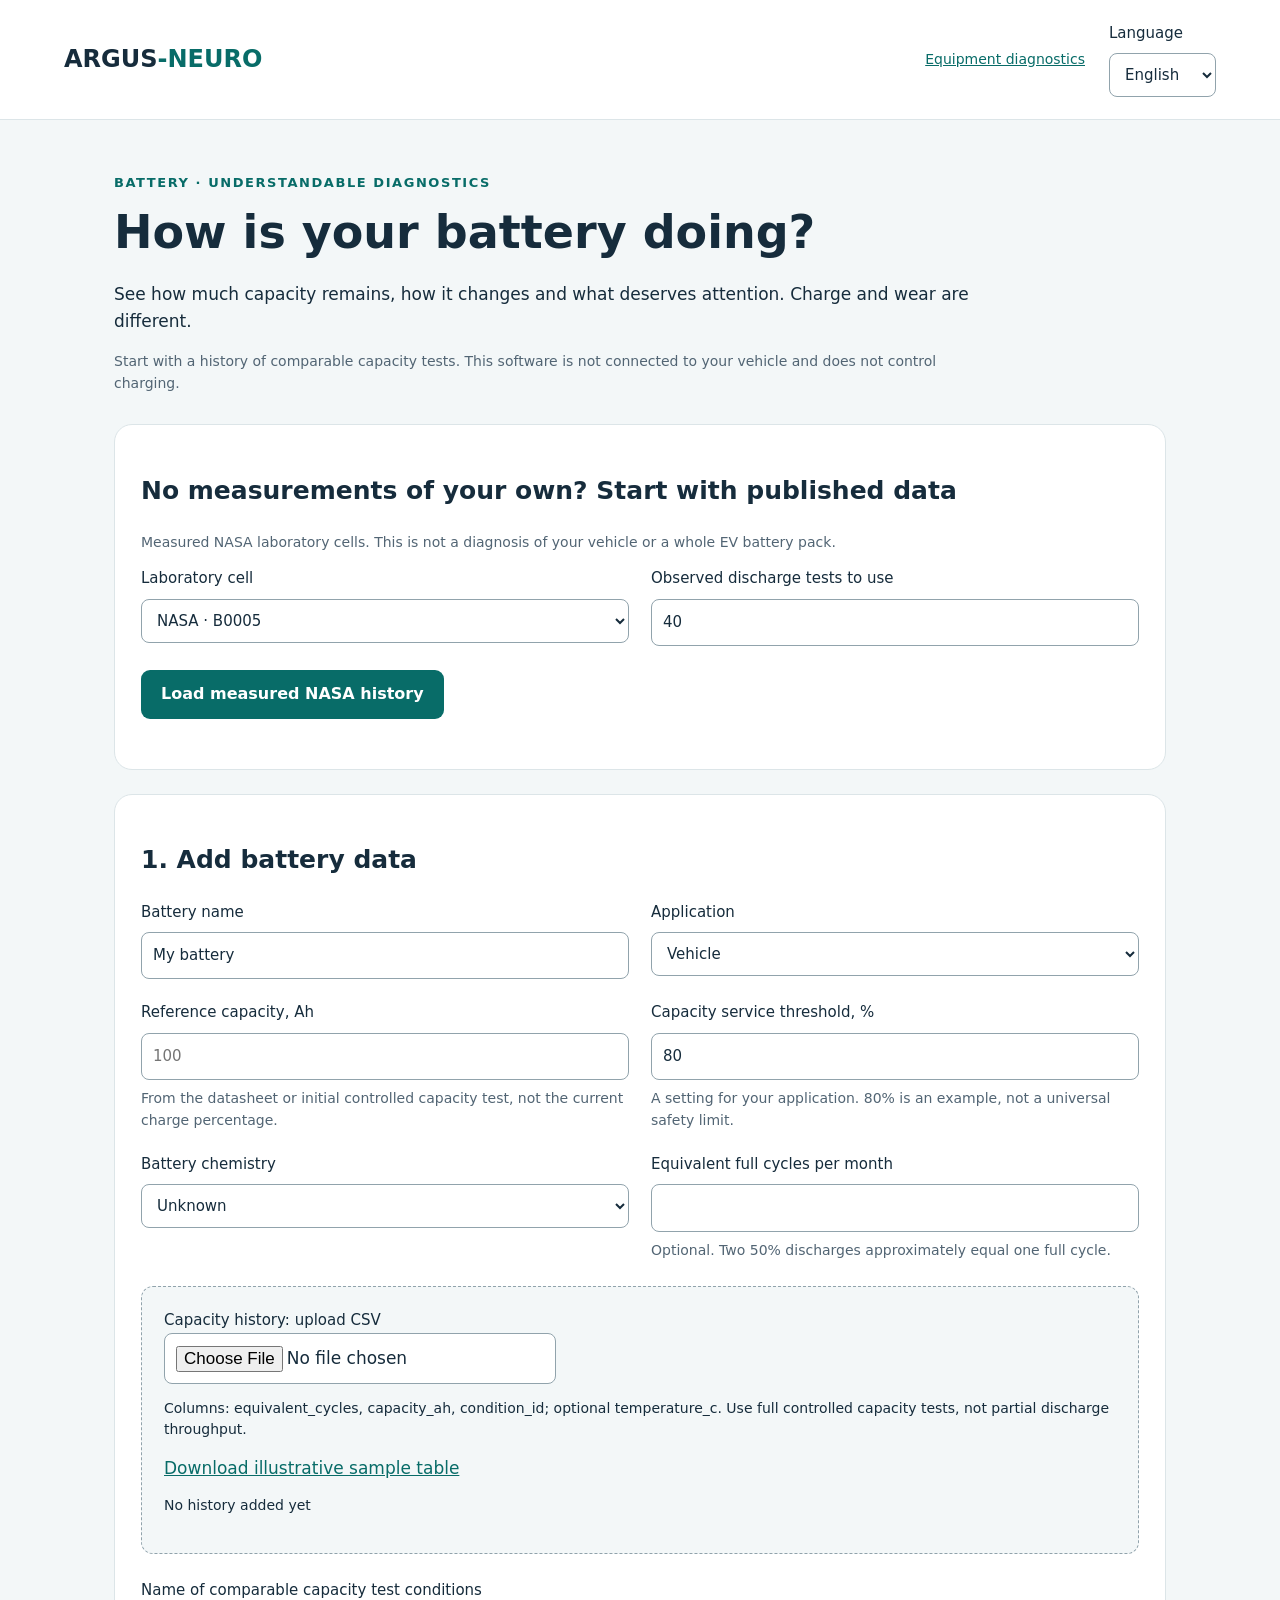
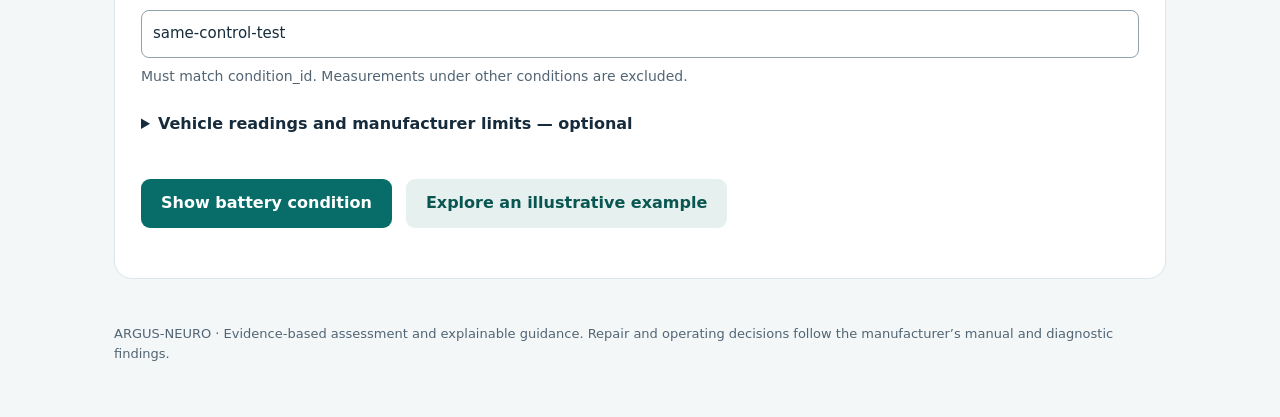
<file: web/dashboard/index.html>
<!doctype html>
<html lang="en">
<head><meta charset="utf-8"><meta name="viewport" content="width=device-width,initial-scale=1"><title>ARGUS-NEURO · Battery diagnostics</title><link rel="stylesheet" href="battery.css"></head>
<body>
<header><a class="brand" href="/">ARGUS<span>-NEURO</span></a><nav aria-label="Navigation"><a href="equipment.html" data-text="equipment">Equipment diagnostics</a><label><span data-text="language">Language</span> <select id="language"><option value="en" lang="en">English</option><option value="ru" lang="ru">Русский</option><option value="zh" lang="zh">中文</option><option value="hi" lang="hi">हिन्दी</option><option value="es" lang="es">Español</option><option value="fr" lang="fr">Français</option><option value="de" lang="de">Deutsch</option><option value="ja" lang="ja">日本語</option><option value="it" lang="it">Italiano</option></select></label></nav></header>
<main>
<section class="intro"><p class="eyebrow" data-text="eyebrow">BATTERY · UNDERSTANDABLE DIAGNOSTICS</p><h1 data-text="title">How is your battery doing?</h1><p data-text="intro">See how much capacity remains, how it changes and what deserves attention. Charge and wear are different.</p><p class="note" data-text="scope">Start with a history of comparable capacity tests. This software is not connected to your vehicle and does not control charging.</p></section>
<section class="panel" aria-labelledby="public-title"><h2 id="public-title" data-text="publicTitle">No measurements of your own? Start with published data</h2><p class="note" data-text="publicIntro">Measured NASA laboratory cells. This is not a diagnosis of your vehicle or a whole EV battery pack.</p><div class="fields"><label><span data-text="publicCell">Laboratory cell</span><select id="public-cell"><option value="nasa-B0005">NASA · B0005</option><option value="nasa-B0006">NASA · B0006</option><option value="nasa-B0007">NASA · B0007</option><option value="nasa-B0018">NASA · B0018</option></select></label><label><span data-text="observations">Observed discharge tests to use</span><input type="number" id="public-count" value="40" min="8" max="2000" step="1"></label></div><div class="actions"><button type="button" id="public-example" data-text="publicLoad">Load measured NASA history</button></div></section>
<section class="panel" aria-labelledby="input-title"><h2 id="input-title" data-text="inputTitle">1. Add battery data</h2>
<form id="battery-form">
<div class="fields">
<label><span data-text="batteryName">Battery name</span><input id="battery-id" value="My battery" required maxlength="80"></label>
<label><span data-text="application">Application</span><select id="application"><option value="ev" data-text="ev">Vehicle</option><option value="uav" data-text="uav">UAV</option><option value="equipment" data-text="other">Other equipment</option></select></label>
<label><span data-text="reference">Reference capacity, Ah</span><input id="reference" type="number" min="0.001" max="100000" step="any" required placeholder="100"><small data-text="referenceHelp">From the datasheet or initial controlled capacity test, not the current charge percentage.</small></label>
<label><span data-text="threshold">Capacity service threshold, %</span><input id="threshold" type="number" min="40" max="95" value="80" step="any" required><small data-text="thresholdHelp">A setting for your application. 80% is an example, not a universal safety limit.</small></label>
<label><span data-text="chemistry">Battery chemistry</span><select id="chemistry"><option value="unknown" data-text="unknown">Unknown</option><option value="nmc">NMC</option><option value="nca">NCA</option><option value="lfp">LiFePO₄ / LFP</option><option value="li-ion">Li-ion</option></select></label>
<label><span data-text="rate">Equivalent full cycles per month</span><input id="rate" type="number" min="0.01" max="1000" step="any"><small data-text="rateHelp">Optional. Two 50% discharges approximately equal one full cycle.</small></label>
</div>
<div class="upload"><label for="capacity-file" data-text="upload">Capacity history: upload CSV</label><input id="capacity-file" type="file" accept=".csv,text/csv"><p data-text="csvHelp">Columns: equivalent_cycles, capacity_ah, condition_id; optional temperature_c. Use full controlled capacity tests, not partial discharge throughput.</p><a href="battery-example.csv" download data-text="template">Download illustrative sample table</a><p id="file-status" role="status" data-text="noFile">No history added yet</p></div>
<label><span data-text="condition">Name of comparable capacity test conditions</span><input id="condition" value="same-control-test" maxlength="120" required><small data-text="conditionHelp">Must match condition_id. Measurements under other conditions are excluded.</small></label>
<details><summary data-text="bmsDetails">Vehicle readings and manufacturer limits — optional</summary><div class="fields">
<label><span data-text="soc">Current charge, %</span><input id="soc" type="number" min="0" max="100" step="any"></label>
<label><span data-text="temperature">Battery temperature, °C</span><input id="temperature" type="number" min="-80" max="150" step="any"></label>
<label><span data-text="spread">Cell voltage spread, mV</span><input id="spread" type="number" min="0" max="5000" step="any"></label>
<label><span data-text="limitSource">Limit source: your model’s manual</span><input id="limit-source" maxlength="500"></label>
<label><span data-text="minTemp">Minimum charging temperature, °C</span><input id="min-temp" type="number" min="-60" max="100" step="any"></label>
<label><span data-text="maxTemp">Maximum charging temperature, °C</span><input id="max-temp" type="number" min="-60" max="100" step="any"></label>
<label><span data-text="spreadLimit">Allowed cell voltage spread, mV</span><input id="spread-limit" type="number" min="0.01" max="2000" step="any"></label>
</div><label class="check"><input type="checkbox" id="charging"><span data-text="charging">Battery is currently charging</span></label><label class="check"><input type="checkbox" id="alarm"><span data-text="alarm">Vehicle or BMS reports a battery fault</span></label><label class="check"><input type="checkbox" id="hot-storage"><span data-text="hotStorage">Battery often remains highly charged in hot storage</span></label><label class="check"><input type="checkbox" id="fast-charging"><span data-text="fastCharging">Frequently uses DC fast charging</span></label></details>
<div class="actions"><button type="submit" id="analyze" data-text="analyze">Show battery condition</button><button type="button" class="secondary" id="example" data-text="example">Explore an illustrative example</button></div>
</form><p id="message" role="status" aria-live="polite"></p></section>
<section id="results" hidden aria-labelledby="result-title"><h2 id="result-title" data-text="resultTitle">2. Condition and next actions</h2><p id="origin" class="note"></p><div id="dataset-info" class="note"></div><div class="cards"><article><h3><span data-text="capacityTitle">Remaining capacity</span> <span class="hint" tabindex="0" role="note" data-hint="hintSoh">?</span></h3><p class="big" id="soh-value"></p><p id="soh-note"></p></article><article><h3><span data-text="socTitle">Current charge</span> <span class="hint" tabindex="0" role="note" data-hint="hintSoc">?</span></h3><p class="big" id="soc-value"></p><p data-text="socNote">Available charge now, not battery wear.</p></article><article><h3><span data-text="rulTitle">Preliminary remaining life</span> <span class="hint" tabindex="0" role="note" data-hint="hintRul">?</span></h3><p class="big" id="rul-value"></p><p id="rul-note"></p><p id="second-opinion" class="note" hidden></p></article></div>
<div id="safety" class="note"></div><section class="panel"><h3 data-text="historyTitle">How capacity changes</h3><p id="trend-note"></p><label class="check"><input type="checkbox" id="compare"><span data-text="compare">Show the previous result on the chart for comparison</span></label><div id="chart"></div><p class="note" data-text="chartHelp">The line shows your capacity tests. The dashed line is the configured service threshold. SOH is not a safety assessment.</p><details><summary data-text="tableTitle">View measurements as a table</summary><div id="history-table"></div></details></section>
<section class="panel"><h3 data-text="actionsTitle">What to do next</h3><div id="advice"></div></section>
<div class="actions"><button id="save" class="secondary" data-text="save">Save report on this computer</button><button id="export" class="secondary" data-text="export">Download report</button><button id="saved" class="secondary" data-text="saved">Previously saved reports</button></div><div id="saved-list" aria-live="polite"></div>
</section>
<footer><p data-text="footer">ARGUS-NEURO · Evidence-based assessment and explainable guidance. Repair and operating decisions follow the manufacturer’s manual and diagnostic findings.</p></footer>
</main><script src="battery-i18n.js"></script><script src="battery.js"></script></body></html>
</file>
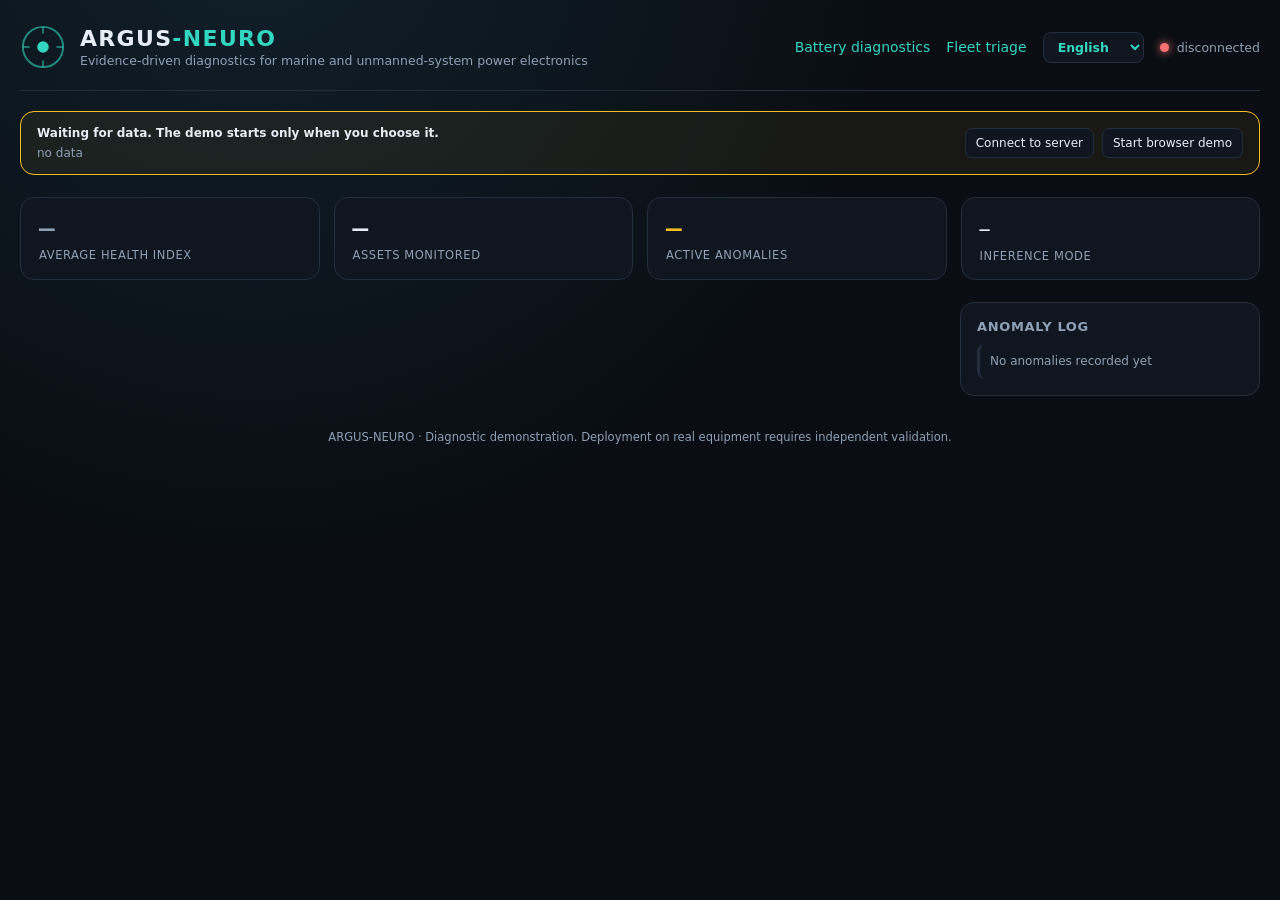
<file: web/dashboard/equipment.html>
<!doctype html>
<html lang="en">
<head>
<meta charset="utf-8" />
<meta name="viewport" content="width=device-width, initial-scale=1" />
<title>ARGUS-NEURO · Fleet Health Console</title>
<link rel="stylesheet" href="styles.css" />
</head>
<body>
  <div class="app">
    <header class="app-header">
      <div class="brand">
        <svg class="brand-mark" viewBox="0 0 48 48" aria-hidden="true">
          <circle cx="24" cy="24" r="21" class="brand-ring" />
          <circle cx="24" cy="24" r="6" class="brand-eye" />
          <path d="M24 3 L24 10 M24 38 L24 45 M3 24 L10 24 M38 24 L45 24" class="brand-spokes" />
        </svg>
        <div class="brand-text">
          <h1>ARGUS<span class="accent">-NEURO</span></h1>
          <p class="subtitle" data-i18n="subtitle">Evidence-driven diagnostics for marine and unmanned-system power electronics</p>
        </div>
      </div>
      <div class="header-controls"><a href="/" data-i18n="battery">Battery diagnostics</a> <a href="fleet.html" data-i18n="fleetNav">Fleet triage</a>
        <label class="lang-switch">
          <span class="visually-hidden" data-i18n="language">Language</span>
          <select id="langSelect"><option value="en" lang="en">English</option><option value="ru" lang="ru">Русский</option><option value="zh" lang="zh">中文</option><option value="hi" lang="hi">हिन्दी</option><option value="es" lang="es">Español</option><option value="fr" lang="fr">Français</option><option value="de" lang="de">Deutsch</option><option value="ja" lang="ja">日本語</option><option value="it" lang="it">Italiano</option></select>
        </label>
        <div class="conn-status" id="connStatus">
          <span class="dot" id="connDot"></span>
          <span id="connLabel" data-i18n="connecting">connecting…</span>
        </div>
      </div>
    </header>

    <section class="source-banner" id="sourceBanner" aria-live="polite">
      <div><strong id="sourceLabel"></strong><span id="freshnessLabel"></span></div>
      <div class="feed-controls">
        <button type="button" id="reconnectBtn" data-i18n="reconnect">Connect to server</button>
        <button type="button" id="demoBtn" data-i18n="startDemo">Start browser demo</button>
      </div>
    </section>

    <section class="fleet-summary" id="fleetSummary">
      <div class="summary-card">
        <span class="summary-value" id="summaryAvgHealth">--</span>
        <span class="summary-label" data-i18n="avgHealth">Average health index</span>
      </div>
      <div class="summary-card">
        <span class="summary-value" id="summaryAssetCount">--</span>
        <span class="summary-label" data-i18n="assetsMonitored">Assets monitored</span>
      </div>
      <div class="summary-card warn">
        <span class="summary-value" id="summaryAnomalyCount">--</span>
        <span class="summary-label" data-i18n="activeAnomalies">Active anomalies</span>
      </div>
      <div class="summary-card">
        <span class="summary-value" id="summaryBackend">--</span>
        <span class="summary-label" data-i18n="backendMode">Inference mode</span>
      </div>
    </section>

    <main>
      <section class="fleet-grid" id="fleetGrid" data-i18n-aria="fleetCards" aria-label="Fleet asset cards"></section>

      <aside class="alerts-panel">
        <h2 data-i18n="alertsTitle">Anomaly log</h2>
        <ul id="alertsList" class="alerts-list">
          <li class="alert-empty" data-i18n="noAlerts">No anomalies recorded yet</li>
        </ul>
      </aside>
    </main>

    <footer class="app-footer">
      <span data-i18n="footerLine">ARGUS-NEURO · Diagnostic demonstration. Deployment on real equipment requires independent validation.</span>
    </footer>
  </div>

  <script src="app.js"></script>
</body>
</html>
</file>
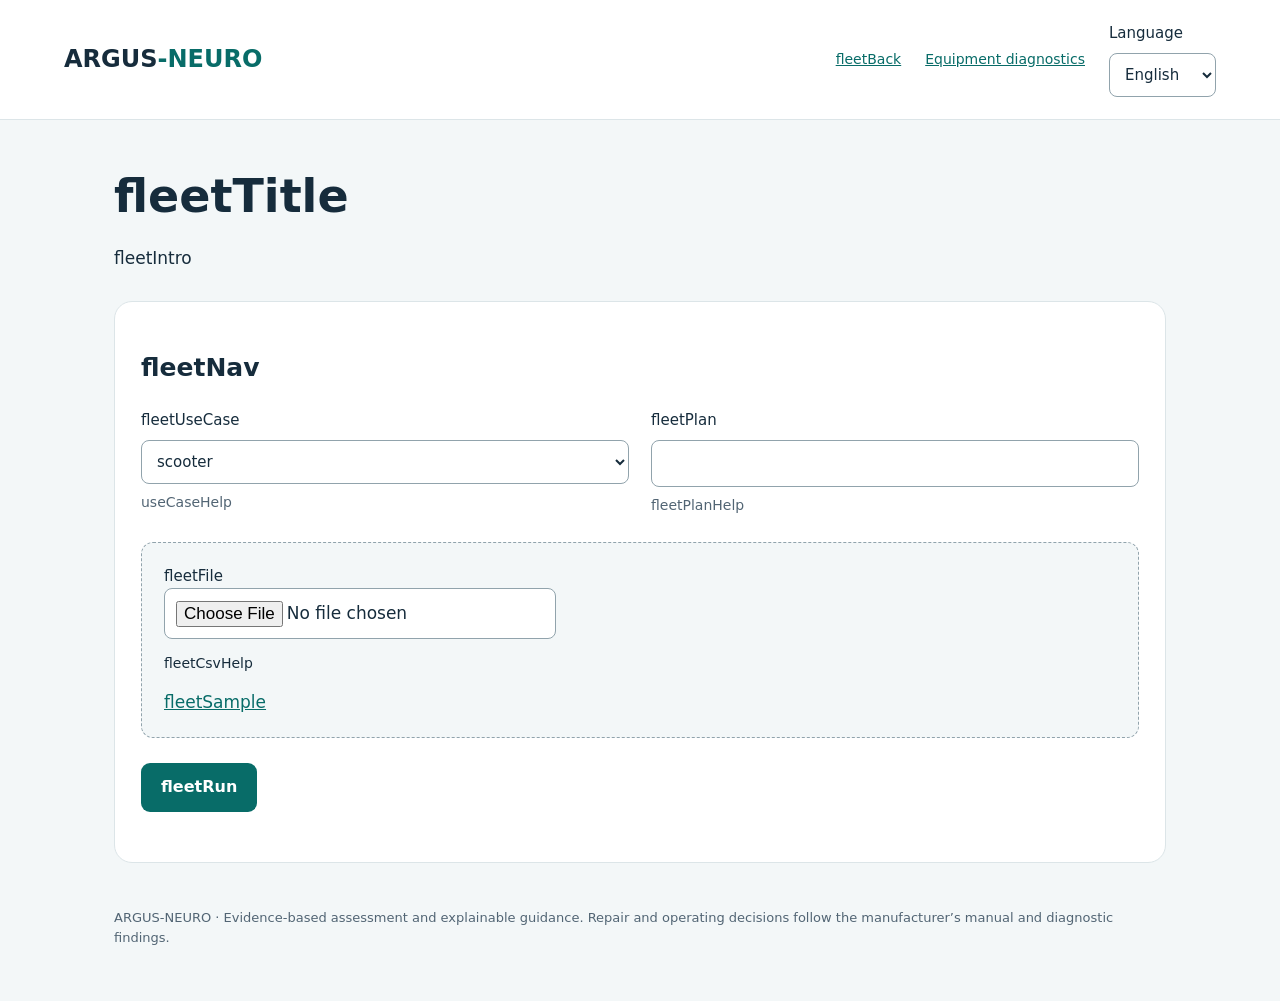
<file: web/dashboard/fleet.html>
<!doctype html>
<html lang="en">
<head><meta charset="utf-8"><meta name="viewport" content="width=device-width,initial-scale=1"><title>ARGUS-NEURO · Fleet triage</title><link rel="stylesheet" href="battery.css"></head>
<body>
<header><a class="brand" href="/">ARGUS<span>-NEURO</span></a><nav aria-label="Navigation"><a href="/" data-text="fleetBack">Battery diagnostics</a><a href="equipment.html" data-text="equipment">Equipment diagnostics</a><label><span data-text="language">Language</span> <select id="language"><option value="en" lang="en">English</option><option value="ru" lang="ru">Русский</option><option value="zh" lang="zh">中文</option><option value="hi" lang="hi">हिन्दी</option><option value="es" lang="es">Español</option><option value="fr" lang="fr">Français</option><option value="de" lang="de">Deutsch</option><option value="ja" lang="ja">日本語</option><option value="it" lang="it">Italiano</option></select></label></nav></header>
<main>
<section class="intro"><h1 data-text="fleetTitle">Which batteries need attention first?</h1><p data-text="fleetIntro">Upload one CSV for many batteries.</p></section>
<section class="panel" aria-labelledby="fleet-form-title"><h2 id="fleet-form-title" data-text="fleetNav">Fleet triage</h2>
<form id="fleet-form">
<div class="fields">
<label><span data-text="fleetUseCase">Use case</span><select id="use-case"><option value="scooter" data-text="scooter">Shared e-scooter</option><option value="power_bank" data-text="powerBank">Rental power bank</option><option value="rescue_uav" data-text="rescueUav">Rescue / medical drone</option><option value="uav" data-text="uav">UAV</option><option value="ev" data-text="ev">Vehicle</option></select><small data-text="useCaseHelp">Choosing an application pre-fills the threshold and margin.</small></label>
<label><span data-text="fleetPlan">Plan service if the forecast is within, cycles</span><input id="plan" type="number" min="1" max="100000" step="any"><small data-text="fleetPlanHelp">Optional.</small></label>
</div>
<div class="upload"><label for="fleet-file" data-text="fleetFile">Fleet CSV</label><input id="fleet-file" type="file" accept=".csv,text/csv" required><p data-text="fleetCsvHelp">Columns: battery_id, equivalent_cycles, capacity_ah, reference_capacity_ah.</p><a href="fleet-example.csv" download data-text="fleetSample">Download a sample fleet table</a></div>
<div class="actions"><button type="submit" id="rank" data-text="fleetRun">Rank the fleet</button></div>
</form><p id="message" role="status" aria-live="polite"></p></section>
<section id="results" hidden aria-live="polite"><div id="counts" class="cards"></div><section class="panel"><div class="table-scroll"><table id="ranking"></table></div><p class="note" id="limits"></p><div class="actions"><button type="button" class="secondary" id="download" data-text="fleetDownload">Download the ranking as CSV</button></div></section></section>
<footer><p data-text="footer">ARGUS-NEURO · Evidence-based assessment and explainable guidance.</p></footer>
</main><script src="battery-i18n.js"></script><script src="fleet.js"></script></body></html>
</file>
<file: web/dashboard/battery.css>
:root{color-scheme:light;--ink:#162c3c;--muted:#526574;--accent:#086c68;--line:#dce5e8;--paper:#fff}*{box-sizing:border-box}body{margin:0;background:#f3f7f8;color:var(--ink);font:17px/1.55 system-ui,-apple-system,sans-serif}header{display:flex;justify-content:space-between;align-items:center;gap:24px;padding:22px 5%;background:var(--paper);border-bottom:1px solid var(--line)}.brand{font-size:24px;font-weight:800;text-decoration:none;color:var(--ink)}.brand span{color:var(--accent)}nav{display:flex;gap:24px;align-items:center;font-size:14px}a{color:var(--accent)}main{max-width:1100px;margin:auto;padding:40px 24px}h1{font-size:clamp(30px,4vw,46px);line-height:1.15;margin:10px 0 22px}h2{font-size:25px}h3{font-size:19px}.intro{max-width:880px;margin-bottom:30px}.eyebrow{font-size:13px;letter-spacing:.12em;color:var(--accent);font-weight:700}.panel,.cards article{background:var(--paper);border:1px solid var(--line);border-radius:18px;padding:26px;margin-bottom:24px}.fields{display:grid;grid-template-columns:repeat(2,minmax(0,1fr));gap:22px}label{display:flex;flex-direction:column;gap:8px;font-size:15px}small,.note{font-size:14px;color:var(--muted)}input,select,button{font:inherit}input:not([type=checkbox]),select{padding:11px;border:1px solid #91a3ac;border-radius:8px;background:white;color:var(--ink);min-width:0}button{border:0;border-radius:9px;background:var(--accent);color:white;padding:12px 20px;cursor:pointer;font-size:16px;font-weight:650}.secondary{background:#e6f0ef;color:#095651}button:disabled{opacity:.55;cursor:wait}:focus-visible{outline:3px solid #006edc;outline-offset:3px}.actions{display:flex;gap:14px;flex-wrap:wrap;margin:24px 0}.upload{background:#f3f7f8;border:1px dashed #91a3ac;border-radius:12px;padding:22px;margin:25px 0}.upload p{font-size:14px}details{margin-top:25px}summary{cursor:pointer;font-size:16px;font-weight:650;margin-bottom:18px}.check{flex-direction:row;align-items:flex-start;margin:16px 0}.check input{margin-top:6px}.cards{display:grid;grid-template-columns:repeat(3,minmax(0,1fr));gap:18px}.cards article{padding:22px}.big{font-size:34px;line-height:1.2;font-weight:750;color:var(--accent);margin:20px 0}.warning{background:#fff2df;border-left:5px solid #a25c00;padding:18px;margin:16px 0}.advice{border-bottom:1px solid var(--line);padding:16px 0}.advice:last-child{border-bottom:0}.advice p{margin:8px 0}svg{width:100%;height:auto}table{border-collapse:collapse;width:100%;font-size:14px}th,td{text-align:left;border-bottom:1px solid var(--line);padding:8px}#message{white-space:pre-wrap}footer{font-size:13px;color:var(--muted);margin-top:45px}[hidden]{display:none!important}@media(max-width:700px){header,nav{flex-wrap:wrap}.fields,.cards{grid-template-columns:1fr}main{padding:24px 16px}.panel{padding:20px}.big{font-size:30px}}

.hint{display:inline-flex;align-items:center;justify-content:center;width:22px;height:22px;margin-left:6px;border:1px solid #91a3ac;border-radius:50%;font-size:13px;font-weight:700;color:var(--muted);cursor:help;position:relative;vertical-align:middle}
.hint:hover::after,.hint:focus::after{content:attr(data-tip);position:absolute;z-index:5;left:50%;top:130%;transform:translateX(-50%);width:min(280px,70vw);padding:10px 12px;border-radius:8px;background:var(--ink);color:#fff;font-size:13px;font-weight:400;line-height:1.45;text-align:left;box-shadow:0 6px 20px rgba(0,0,0,.2)}
svg .grid{stroke:#bccbd1;stroke-width:1}svg .threshold{stroke:#a25c00;stroke-dasharray:6 5;stroke-width:1.5}svg .axis{font-size:13px;fill:var(--muted)}
svg .series{fill:none;stroke-width:3;stroke-linejoin:round;stroke-linecap:round}svg .measured{stroke:var(--accent)}svg .forecast{stroke:var(--accent);stroke-dasharray:2 7;stroke-width:3}svg .previous{stroke:#7b8a93;stroke-width:2;stroke-dasharray:8 5}svg .band{fill:rgba(8,108,104,.16);stroke:none}svg .dot{fill:var(--accent)}
.legend{display:flex;flex-wrap:wrap;gap:8px 22px;list-style:none;margin:10px 0 0;padding:0;font-size:14px;color:var(--muted)}.legend li{display:flex;align-items:center;gap:8px}.swatch{display:inline-block;width:26px;height:0;border-top:3px solid var(--accent)}.swatch.threshold{border-top:2px dashed #a25c00}.swatch.forecast{border-top:3px dotted var(--accent)}.swatch.band{height:12px;border:0;background:rgba(8,108,104,.28);border-radius:3px}.swatch.previous{border-top:2px dashed #7b8a93}
@media(prefers-reduced-motion:reduce){*{scroll-behavior:auto!important;transition:none!important;animation:none!important}}
@media(prefers-color-scheme:dark){:root{color-scheme:dark;--ink:#e6eef1;--muted:#a9bac3;--accent:#4fd1c5;--line:#2c3f4b;--paper:#16242d}body{background:#0e1a21}.secondary{background:#233743;color:#d4f3ef}button{color:#06201e}input:not([type=checkbox]),select{background:#0e1a21;border-color:#5d7482}.upload{background:#0e1a21}.warning{background:#3a2a10;border-left-color:#e0a050}svg .grid{stroke:#34505e}svg .threshold{stroke:#e0a050}svg .previous{stroke:#8da0aa}.hint{border-color:#5d7482}.hint:hover::after,.hint:focus::after{background:#e6eef1;color:#0e1a21}a{color:#6fe3d8}}
@media(max-width:700px){#chart{overflow-x:auto}#chart svg{min-width:560px}.legend{flex-direction:column}.hint:hover::after,.hint:focus::after{left:0;transform:none}}
.table-scroll{overflow-x:auto}.prio{font-weight:700;white-space:nowrap}.prio.service_now{color:#a02020}.prio.plan_service{color:#a25c00}.prio.monitor{color:var(--accent)}.prio.insufficient_data{color:var(--muted)}
@media(prefers-color-scheme:dark){.prio.service_now{color:#ff8a80}.prio.plan_service{color:#ffc470}}
@media(min-width:701px){nav{flex-wrap:wrap}}
#counts{grid-template-columns:repeat(4,minmax(0,1fr))}@media(max-width:700px){#counts{grid-template-columns:1fr 1fr}}
</file>
<file: web/dashboard/styles.css>
:root {
  --bg: #0a0e14;
  --bg-panel: #10161f;
  --bg-card: #141c27;
  --border: #232f3e;
  --text: #e6edf5;
  --text-dim: #8ea0b5;
  --accent: #33d6c0;
  --accent-soft: rgba(51, 214, 192, 0.14);
  --good: #34d399;
  --warn: #fbbf24;
  --bad: #f87171;
  --radius: 14px;
  --font: "Segoe UI", "Inter", system-ui, -apple-system, sans-serif;
  --mono: "SFMono-Regular", Consolas, "Liberation Mono", Menlo, monospace;
}

* { box-sizing: border-box; }

html, body {
  margin: 0;
  padding: 0;
  background: radial-gradient(circle at 20% -10%, #10202a 0%, var(--bg) 45%);
  color: var(--text);
  font-family: var(--font);
  min-height: 100vh;
}

.app {
  max-width: 1280px;
  margin: 0 auto;
  padding: 24px 20px 60px;
}

/* ---------- Header ---------- */
.app-header {
  display: flex;
  justify-content: space-between;
  align-items: center;
  flex-wrap: wrap;
  gap: 16px;
  padding-bottom: 20px;
  border-bottom: 1px solid var(--border);
}

.brand { display: flex; align-items: center; gap: 14px; }

.brand-mark { width: 46px; height: 46px; flex-shrink: 0; }
.brand-ring { fill: none; stroke: var(--accent); stroke-width: 2; opacity: 0.6; }
.brand-eye { fill: var(--accent); }
.brand-spokes { stroke: var(--accent); stroke-width: 2; opacity: 0.5; }

.brand-text h1 {
  margin: 0;
  font-size: 22px;
  letter-spacing: 0.06em;
  font-weight: 700;
}
.brand-text h1 .accent { color: var(--accent); }
.subtitle { margin: 2px 0 0; color: var(--text-dim); font-size: 12.5px; }

.header-controls { display: flex; align-items: center; gap: 16px; }

.lang-switch { display: flex; }
.lang-switch select {
  background: var(--bg-panel); border: 1px solid var(--border); border-radius: 8px; color: var(--accent);
  font: inherit; font-size: 12.5px; font-weight: 600; padding: 6px 10px; cursor: pointer;
}
.lang-switch select:focus-visible { outline: 2px solid var(--accent); outline-offset: 2px; }
.visually-hidden { position: absolute; width: 1px; height: 1px; overflow: hidden; clip: rect(0 0 0 0); white-space: nowrap; }

.conn-status { display: flex; align-items: center; gap: 8px; font-size: 12.5px; color: var(--text-dim); }
.dot { width: 9px; height: 9px; border-radius: 50%; background: var(--text-dim); box-shadow: 0 0 0 3px rgba(255,255,255,0.03); }
.dot.online { background: var(--good); box-shadow: 0 0 8px var(--good); }
.dot.offline { background: var(--bad); box-shadow: 0 0 8px var(--bad); }
.dot.connecting { background: var(--warn); box-shadow: 0 0 8px var(--warn); }

/* ---------- Fleet summary ---------- */
.fleet-summary {
  display: grid;
  grid-template-columns: repeat(4, 1fr);
  gap: 14px;
  margin: 22px 0;
}
.summary-card {
  background: var(--bg-panel);
  border: 1px solid var(--border);
  border-radius: var(--radius);
  padding: 16px 18px;
}
.summary-card.warn .summary-value { color: var(--warn); }
.summary-value { display: block; font-size: 26px; font-weight: 700; font-family: var(--mono); }
.summary-label { display: block; margin-top: 4px; font-size: 11.5px; color: var(--text-dim); text-transform: uppercase; letter-spacing: 0.05em; }

/* ---------- Main layout ---------- */
main { display: grid; grid-template-columns: 1fr 300px; gap: 18px; align-items: start; }

.fleet-grid {
  display: grid;
  grid-template-columns: repeat(auto-fill, minmax(280px, 1fr));
  gap: 14px;
}

/* ---------- Asset card ---------- */
.asset-card {
  background: var(--bg-card);
  border: 1px solid var(--border);
  border-radius: var(--radius);
  padding: 16px;
  position: relative;
  transition: border-color 0.3s ease;
}
.asset-card.anomaly { border-color: var(--bad); }

.asset-card-head { display: flex; justify-content: space-between; align-items: flex-start; margin-bottom: 10px; }
.asset-id { font-weight: 700; font-size: 14.5px; }
.asset-type { display: flex; align-items: center; gap: 6px; font-size: 11px; color: var(--text-dim); margin-top: 2px; }
.asset-type svg { width: 14px; height: 14px; stroke: var(--text-dim); fill: none; }

.badge {
  font-size: 10.5px; font-weight: 700; letter-spacing: 0.04em;
  padding: 3px 8px; border-radius: 999px; text-transform: uppercase;
}
.badge.ok { background: rgba(52, 211, 153, 0.14); color: var(--good); }
.badge.anomaly { background: rgba(248, 113, 113, 0.16); color: var(--bad); }

.gauge-row { display: flex; align-items: center; gap: 14px; margin: 10px 0; }
.gauge canvas { display: block; }
.gauge-readout { display: flex; flex-direction: column; }
.gauge-value { font-family: var(--mono); font-size: 24px; font-weight: 700; }
.gauge-caption { font-size: 10.5px; color: var(--text-dim); text-transform: uppercase; letter-spacing: 0.04em; }

.sparkline-block { margin-top: 8px; }
.sparkline-label { font-size: 10.5px; color: var(--text-dim); display: flex; justify-content: space-between; margin-bottom: 4px; }
.sparkline-label b { color: var(--text); font-family: var(--mono); font-weight: 600; }
canvas.sparkline { width: 100%; height: 42px; display: block; }

.metrics-row { display: flex; justify-content: space-between; margin-top: 10px; font-size: 11px; color: var(--text-dim); }
.metrics-row span b { color: var(--text); font-family: var(--mono); }

/* ---------- Alerts panel ---------- */
.alerts-panel {
  background: var(--bg-panel);
  border: 1px solid var(--border);
  border-radius: var(--radius);
  padding: 16px;
  max-height: 640px;
  overflow-y: auto;
}
.alerts-panel h2 { font-size: 13px; margin: 0 0 10px; text-transform: uppercase; letter-spacing: 0.05em; color: var(--text-dim); }
.alerts-list { list-style: none; margin: 0; padding: 0; display: flex; flex-direction: column; gap: 8px; }
.alerts-list li {
  font-size: 12px; padding: 9px 10px; border-radius: 8px;
  background: rgba(248, 113, 113, 0.08); border-left: 3px solid var(--bad);
  line-height: 1.4;
}
.alerts-list li .ts { display: block; color: var(--text-dim); font-family: var(--mono); font-size: 10.5px; margin-top: 2px; }
.alert-empty { background: transparent !important; border-left-color: var(--border) !important; color: var(--text-dim); }

/* ---------- Footer ---------- */
.app-footer { margin-top: 34px; text-align: center; color: var(--text-dim); font-size: 11.5px; }

@media (max-width: 860px) {
  .fleet-summary { grid-template-columns: repeat(2, 1fr); }
  main { grid-template-columns: 1fr; }
}

/* Source, freshness and evidence are part of every diagnostic decision. */
.source-banner { display: flex; justify-content: space-between; flex-wrap: wrap; gap: 14px; margin-top: 20px; padding: 14px 16px; border: 1px solid var(--accent); border-radius: var(--radius); background: var(--accent-soft); font-size: 12px; }
.source-banner strong, #freshnessLabel { display: block; }
#freshnessLabel { margin-top: 6px; color: var(--text-dim); }
.source-banner.stale { border-color: var(--warn); background: rgba(251, 191, 36, 0.06); }
.feed-controls { display: flex; gap: 8px; flex-wrap: wrap; align-items: center; }
.feed-controls button { color: var(--text); border: 1px solid var(--border); border-radius: 7px; padding: 7px 10px; background: var(--bg-panel); font: inherit; cursor: pointer; }
.feed-controls button:disabled { opacity: .5; cursor: default; }
button:focus-visible, summary:focus-visible { outline: 2px solid var(--accent); outline-offset: 3px; }
.asset-card.stale { border-style: dashed; }
.asset-card.stale .gauge-row { opacity: .55; }
.badge.unknown { background: rgba(251, 191, 36, 0.1); color: var(--warn); }
.rul-note { margin: 6px 0; font-size: 10.5px; color: var(--text-dim); }
.quality-line { font-size: 11px; color: var(--text-dim); margin-top: 12px; }
.quality-issues, .evidence-list, .explanation-list { padding-left: 15px; margin: 7px 0; font-size: 11px; line-height: 1.5; overflow-wrap: anywhere; }
.quality-issues { color: var(--warn); }
.evidence-panel, .decision-passport { margin-top: 12px; padding-top: 10px; border-top: 1px solid var(--border); font-size: 11px; }
summary { cursor: pointer; color: var(--text-dim); }
.disagreement { color: var(--warn); font-size: 11px; font-weight: 600; margin-top: 8px; }
.passport-id, .model-version { margin-top: 6px; overflow-wrap: anywhere; font: 10px var(--mono); color: var(--text-dim); }
.asset-card-head { gap: 6px; }
.asset-id { overflow-wrap: anywhere; }
.badge { flex-shrink: 0; max-width: 45%; text-align: center; }
#summaryBackend { font-size: 17px; min-height: 31px; display: flex; align-items: center; }
@media (max-width: 440px) { .app { padding: 16px 12px 40px; } .fleet-summary { gap: 8px; } .summary-card { padding: 12px; } .header-controls { flex-wrap: wrap; } }
.header-controls a{color:var(--accent,#4fd1c5);text-decoration:none;font-size:14px}.header-controls a:hover,.header-controls a:focus-visible{text-decoration:underline}
</file>
